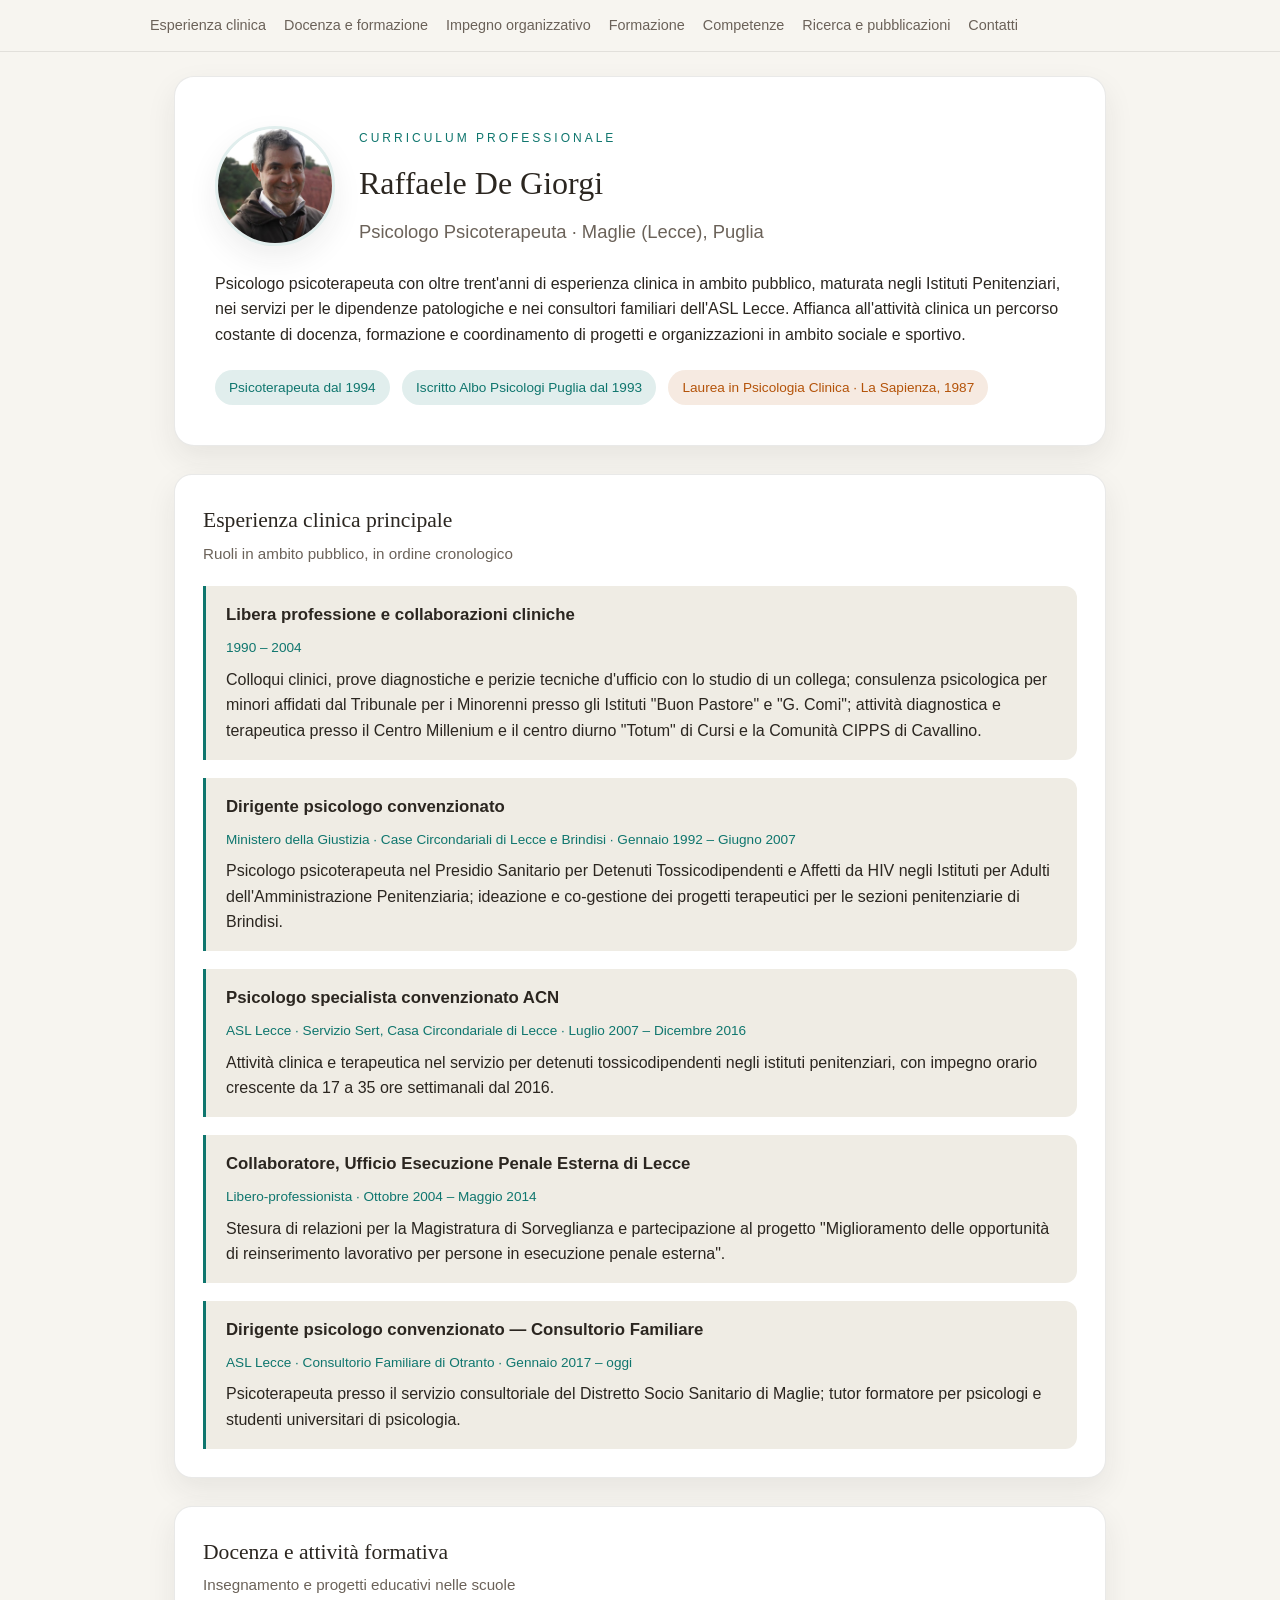
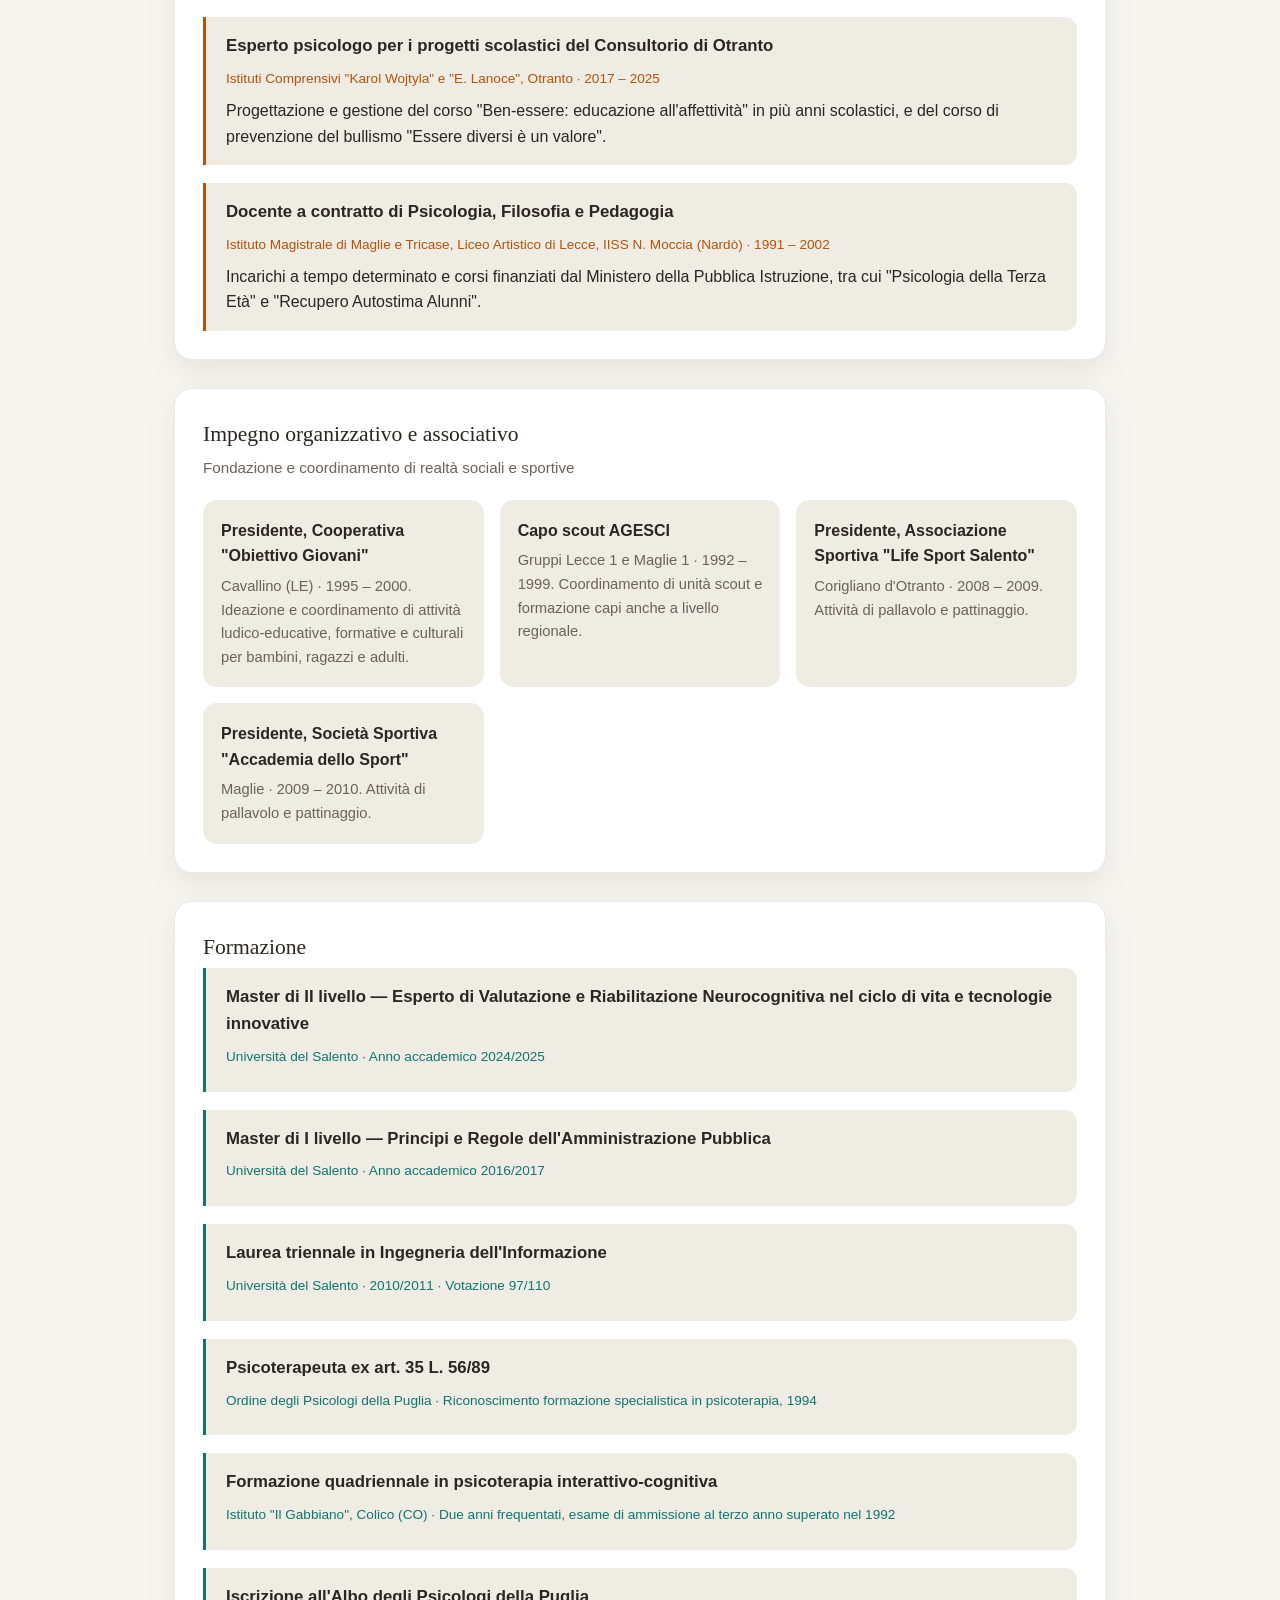
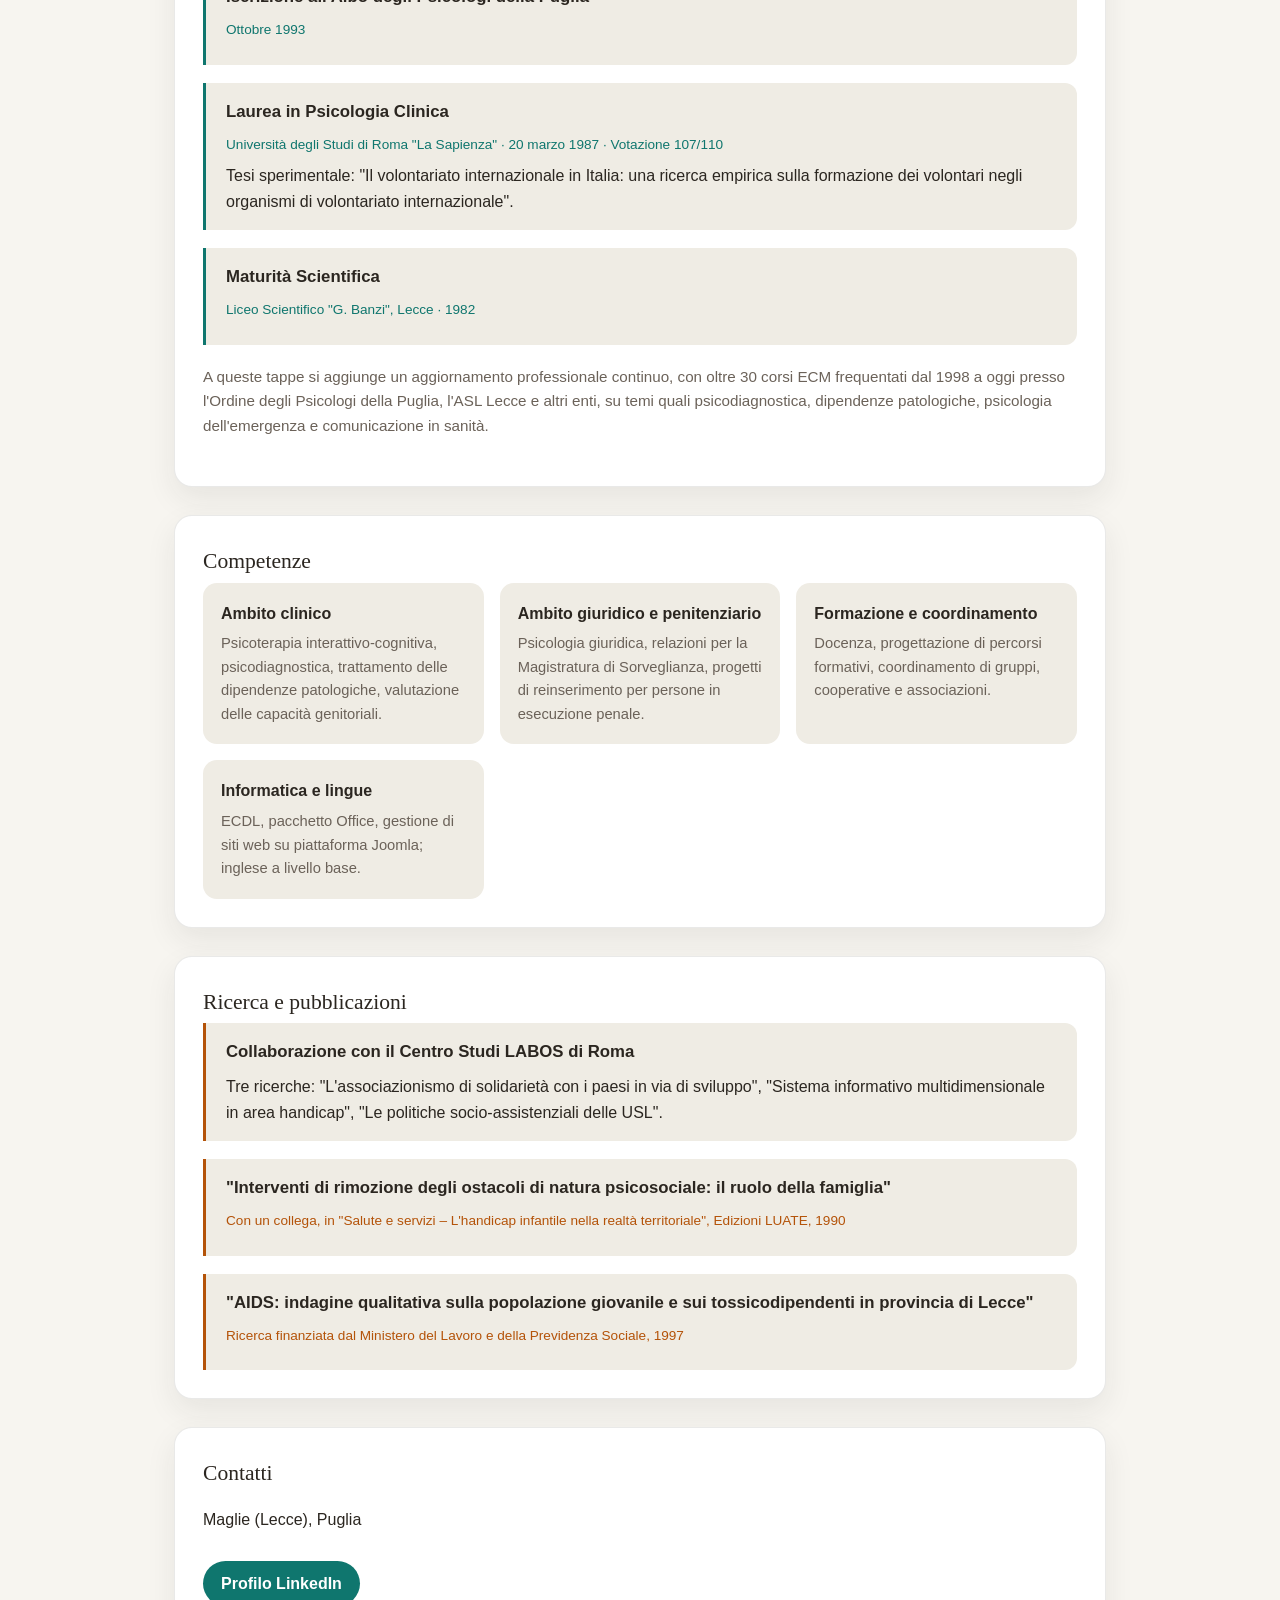
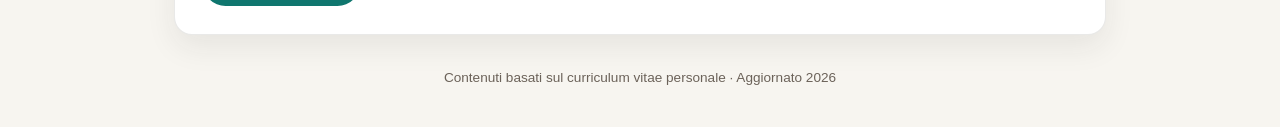
<file: docs/index.html>
<!DOCTYPE html>
<html lang="it">
<head>
  <meta charset="UTF-8" />
  <meta name="viewport" content="width=device-width, initial-scale=1.0" />
  <title>Raffaele De Giorgi | Psicologo Psicoterapeuta</title>
  <link rel="stylesheet" href="styles.css" />
</head>
<body>
  <nav class="topnav">
    <div class="topnav-inner">
      <a href="#esperienza">Esperienza clinica</a>
      <a href="#docenza">Docenza e formazione</a>
      <a href="#organizzazione">Impegno organizzativo</a>
      <a href="#formazione">Formazione</a>
      <a href="#competenze">Competenze</a>
      <a href="#ricerca">Ricerca e pubblicazioni</a>
      <a href="#contatti">Contatti</a>
    </div>
  </nav>

  <div class="container">
    <header class="hero">
      <div class="hero-top">
        <img class="avatar" src="foto-profilo.jpg" alt="Foto di Raffaele De Giorgi" />
        <div>
          <p class="eyebrow">Curriculum professionale</p>
          <h1>Raffaele De Giorgi</h1>
          <h2>Psicologo Psicoterapeuta · Maglie (Lecce), Puglia</h2>
        </div>
      </div>
      <p>
        Psicologo psicoterapeuta con oltre trent'anni di esperienza clinica in ambito pubblico,
        maturata negli Istituti Penitenziari, nei servizi per le dipendenze patologiche e nei
        consultori familiari dell'ASL Lecce. Affianca all'attività clinica un percorso costante di
        docenza, formazione e coordinamento di progetti e organizzazioni in ambito sociale e sportivo.
      </p>
      <div>
        <span class="chip">Psicoterapeuta dal 1994</span>
        <span class="chip">Iscritto Albo Psicologi Puglia dal 1993</span>
        <span class="chip alt">Laurea in Psicologia Clinica · La Sapienza, 1987</span>
      </div>
    </header>

    <section id="esperienza">
      <h3>Esperienza clinica principale</h3>
      <p class="section-sub">Ruoli in ambito pubblico, in ordine cronologico</p>
      <div class="timeline">
        <div class="entry">
          <h4>Libera professione e collaborazioni cliniche</h4>
          <p class="meta">1990 – 2004</p>
          <p>
            Colloqui clinici, prove diagnostiche e perizie tecniche d'ufficio con lo studio di un 
            collega; consulenza psicologica per minori affidati dal Tribunale
            per i Minorenni presso gli Istituti "Buon Pastore" e "G. Comi"; attività diagnostica e
            terapeutica presso il Centro Millenium e il centro diurno "Totum" di Cursi e la
            Comunità CIPPS di Cavallino.
          </p>
        </div>
        <div class="entry">
          <h4>Dirigente psicologo convenzionato</h4>
          <p class="meta">Ministero della Giustizia · Case Circondariali di Lecce e Brindisi · Gennaio 1992 – Giugno 2007</p>
          <p>
            Psicologo psicoterapeuta nel Presidio Sanitario per Detenuti Tossicodipendenti e
            Affetti da HIV negli Istituti per Adulti dell'Amministrazione Penitenziaria; ideazione
            e co-gestione dei progetti terapeutici per le sezioni penitenziarie di Brindisi.
          </p>
        </div>
        <div class="entry">
          <h4>Psicologo specialista convenzionato ACN</h4>
          <p class="meta">ASL Lecce · Servizio Sert, Casa Circondariale di Lecce · Luglio 2007 – Dicembre 2016</p>
          <p>
            Attività clinica e terapeutica nel servizio per detenuti tossicodipendenti negli
            istituti penitenziari, con impegno orario crescente da 17 a 35 ore settimanali dal 2016.
          </p>
        </div>
        <div class="entry">
          <h4>Collaboratore, Ufficio Esecuzione Penale Esterna di Lecce</h4>
          <p class="meta">Libero-professionista · Ottobre 2004 – Maggio 2014</p>
          <p>
            Stesura di relazioni per la Magistratura di Sorveglianza e partecipazione al progetto
            "Miglioramento delle opportunità di reinserimento lavorativo per persone in esecuzione
            penale esterna".
          </p>
        </div>
        <div class="entry">
          <h4>Dirigente psicologo convenzionato — Consultorio Familiare</h4>
          <p class="meta">ASL Lecce · Consultorio Familiare di Otranto · Gennaio 2017 – oggi</p>
          <p>
            Psicoterapeuta presso il servizio consultoriale del Distretto Socio Sanitario di
            Maglie; tutor formatore per psicologi e studenti universitari di psicologia.
          </p>
        </div>
      </div>
    </section>

    <section id="docenza">
      <h3>Docenza e attività formativa</h3>
      <p class="section-sub">Insegnamento e progetti educativi nelle scuole</p>
      <div class="timeline">
        <div class="entry alt">
          <h4>Esperto psicologo per i progetti scolastici del Consultorio di Otranto</h4>
          <p class="meta">Istituti Comprensivi "Karol Wojtyla" e "E. Lanoce", Otranto · 2017 – 2025</p>
          <p>
            Progettazione e gestione del corso "Ben-essere: educazione all'affettività" in più
            anni scolastici, e del corso di prevenzione del bullismo "Essere diversi è un valore".
          </p>
        </div>
        <div class="entry alt">
          <h4>Docente a contratto di Psicologia, Filosofia e Pedagogia</h4>
          <p class="meta">Istituto Magistrale di Maglie e Tricase, Liceo Artistico di Lecce, IISS N. Moccia (Nardò) · 1991 – 2002</p>
          <p>
            Incarichi a tempo determinato e corsi finanziati dal Ministero della Pubblica
            Istruzione, tra cui "Psicologia della Terza Età" e "Recupero Autostima Alunni".
          </p>
        </div>
      </div>
    </section>

    <section id="organizzazione">
      <h3>Impegno organizzativo e associativo</h3>
      <p class="section-sub">Fondazione e coordinamento di realtà sociali e sportive</p>
      <div class="grid">
        <div class="card">
          <h4>Presidente, Cooperativa "Obiettivo Giovani"</h4>
          <p>Cavallino (LE) · 1995 – 2000. Ideazione e coordinamento di attività ludico-educative, formative e culturali per bambini, ragazzi e adulti.</p>
        </div>
        <div class="card">
          <h4>Capo scout AGESCI</h4>
          <p>Gruppi Lecce 1 e Maglie 1 · 1992 – 1999. Coordinamento di unità scout e formazione capi anche a livello regionale.</p>
        </div>
        <div class="card">
          <h4>Presidente, Associazione Sportiva "Life Sport Salento"</h4>
          <p>Corigliano d'Otranto · 2008 – 2009. Attività di pallavolo e pattinaggio.</p>
        </div>
        <div class="card">
          <h4>Presidente, Società Sportiva "Accademia dello Sport"</h4>
          <p>Maglie · 2009 – 2010. Attività di pallavolo e pattinaggio.</p>
        </div>
      </div>
    </section>

    <section id="formazione">
      <h3>Formazione</h3>
      <div class="timeline">
        <div class="entry">
          <h4>Master di II livello — Esperto di Valutazione e Riabilitazione Neurocognitiva nel ciclo di vita e tecnologie innovative</h4>
          <p class="meta">Università del Salento · Anno accademico 2024/2025</p>
        </div>
        <div class="entry">
          <h4>Master di I livello — Principi e Regole dell'Amministrazione Pubblica</h4>
          <p class="meta">Università del Salento · Anno accademico 2016/2017</p>
        </div>
        <div class="entry">
          <h4>Laurea triennale in Ingegneria dell'Informazione</h4>
          <p class="meta">Università del Salento · 2010/2011 · Votazione 97/110</p>
        </div>
        <div class="entry">
          <h4>Psicoterapeuta ex art. 35 L. 56/89</h4>
          <p class="meta">Ordine degli Psicologi della Puglia · Riconoscimento formazione specialistica in psicoterapia, 1994</p>
        </div>
        <div class="entry">
          <h4>Formazione quadriennale in psicoterapia interattivo-cognitiva</h4>
          <p class="meta">Istituto "Il Gabbiano", Colico (CO) · Due anni frequentati, esame di ammissione al terzo anno superato nel 1992</p>
        </div>
        <div class="entry">
          <h4>Iscrizione all'Albo degli Psicologi della Puglia</h4>
          <p class="meta">Ottobre 1993</p>
        </div>
        <div class="entry">
          <h4>Laurea in Psicologia Clinica</h4>
          <p class="meta">Università degli Studi di Roma "La Sapienza" · 20 marzo 1987 · Votazione 107/110</p>
          <p>
            Tesi sperimentale: "Il volontariato internazionale in Italia: una ricerca empirica
            sulla formazione dei volontari negli organismi di volontariato internazionale".
          </p>
        </div>
        <div class="entry">
          <h4>Maturità Scientifica</h4>
          <p class="meta">Liceo Scientifico "G. Banzi", Lecce · 1982</p>
        </div>
      </div>
      <p class="section-sub" style="margin-top: 20px;">
        A queste tappe si aggiunge un aggiornamento professionale continuo, con oltre 30 corsi
        ECM frequentati dal 1998 a oggi presso l'Ordine degli Psicologi della Puglia, l'ASL Lecce
        e altri enti, su temi quali psicodiagnostica, dipendenze patologiche, psicologia
        dell'emergenza e comunicazione in sanità.
      </p>
    </section>

    <section id="competenze">
      <h3>Competenze</h3>
      <div class="grid">
        <div class="card">
          <h4>Ambito clinico</h4>
          <p>Psicoterapia interattivo-cognitiva, psicodiagnostica, trattamento delle dipendenze patologiche, valutazione delle capacità genitoriali.</p>
        </div>
        <div class="card">
          <h4>Ambito giuridico e penitenziario</h4>
          <p>Psicologia giuridica, relazioni per la Magistratura di Sorveglianza, progetti di reinserimento per persone in esecuzione penale.</p>
        </div>
        <div class="card">
          <h4>Formazione e coordinamento</h4>
          <p>Docenza, progettazione di percorsi formativi, coordinamento di gruppi, cooperative e associazioni.</p>
        </div>
        <div class="card">
          <h4>Informatica e lingue</h4>
          <p>ECDL, pacchetto Office, gestione di siti web su piattaforma Joomla; inglese a livello base.</p>
        </div>
      </div>
    </section>

    <section id="ricerca">
      <h3>Ricerca e pubblicazioni</h3>
      <div class="timeline">
        <div class="entry alt">
          <h4>Collaborazione con il Centro Studi LABOS di Roma</h4>
          <p>Tre ricerche: "L'associazionismo di solidarietà con i paesi in via di sviluppo", "Sistema informativo multidimensionale in area handicap", "Le politiche socio-assistenziali delle USL".</p>
        </div>
        <div class="entry alt">
          <h4>"Interventi di rimozione degli ostacoli di natura psicosociale: il ruolo della famiglia"</h4>
          <p class="meta">Con un collega, in "Salute e servizi – L'handicap infantile nella realtà territoriale", Edizioni LUATE, 1990</p>
        </div>
        <div class="entry alt">
          <h4>"AIDS: indagine qualitativa sulla popolazione giovanile e sui tossicodipendenti in provincia di Lecce"</h4>
          <p class="meta">Ricerca finanziata dal Ministero del Lavoro e della Previdenza Sociale, 1997</p>
        </div>
      </div>
    </section>

    <section id="contatti">
      <h3>Contatti</h3>
      <p>Maglie (Lecce), Puglia</p>
      <a class="btn" href="https://www.linkedin.com/in/raffaele-de-giorgi-b37600104" target="_blank" rel="noopener">Profilo LinkedIn</a>
    </section>

    <footer>
      <p>Contenuti basati sul curriculum vitae personale · Aggiornato <span id="year"></span></p>
    </footer>
  </div>

  <script src="app.js"></script>
</body>
</html>
</file>
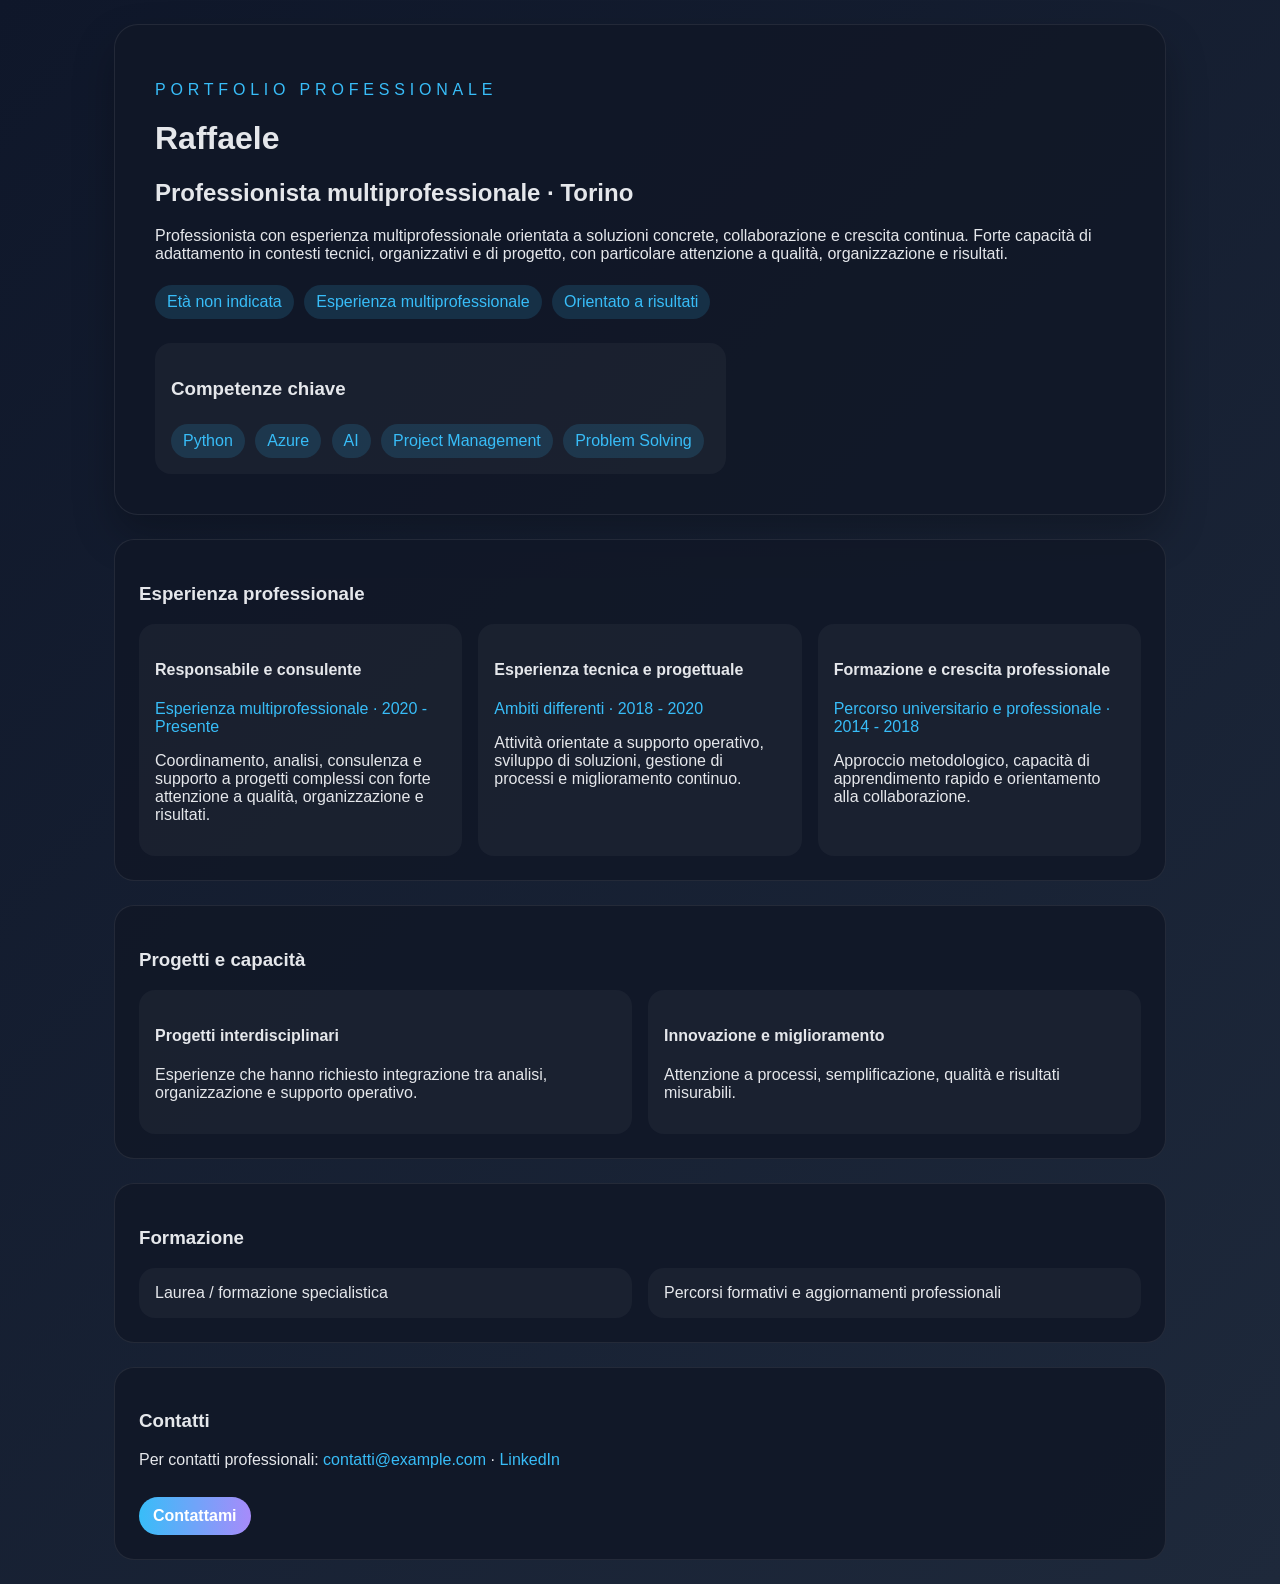
<file: portfolio_output/index.html>
<!DOCTYPE html>
<html lang="it">
<head>
  <meta charset="UTF-8" />
  <meta name="viewport" content="width=device-width, initial-scale=1.0" />
  <title>Portfolio professionale</title>
  <style>
    :root { --bg: #0f172a; --card: #111827; --text: #e5e7eb; --muted: #94a3b8; --accent: #38bdf8; --accent2: #a78bfa; }
    * { box-sizing: border-box; }
    body { margin: 0; font-family: Arial, sans-serif; background: linear-gradient(135deg, var(--bg), #1e293b); color: var(--text); }
    a { color: var(--accent); text-decoration: none; }
    .container { max-width: 1100px; margin: 0 auto; padding: 24px; }
    header { background: rgba(17,24,39,0.9); border: 1px solid rgba(255,255,255,0.08); border-radius: 24px; padding: 40px; box-shadow: 0 20px 40px rgba(0,0,0,0.25); }
    .hero { display: flex; justify-content: space-between; gap: 24px; align-items: center; flex-wrap: wrap; }
    .chip { display: inline-block; padding: 8px 12px; border-radius: 999px; background: rgba(56,189,248,0.15); color: var(--accent); margin: 6px 6px 0 0; }
    section { margin-top: 24px; background: rgba(17,24,39,0.9); border: 1px solid rgba(255,255,255,0.08); border-radius: 20px; padding: 24px; }
    .grid { display: grid; grid-template-columns: repeat(auto-fit, minmax(240px, 1fr)); gap: 16px; }
    .card { background: rgba(255,255,255,0.04); padding: 16px; border-radius: 16px; }
    ul { padding-left: 18px; }
    .btn { display: inline-block; margin-top: 12px; padding: 10px 14px; border-radius: 999px; background: linear-gradient(90deg, var(--accent), var(--accent2)); color: white; font-weight: bold; }
    @media (max-width: 700px) { header, section { padding: 20px; } }
  </style>
</head>
<body>
  <div class="container">
    <header>
      <div class="hero">
        <div>
          <p style="text-transform: uppercase; letter-spacing: 0.3em; color: var(--accent); margin-bottom: 8px;">Portfolio professionale</p>
          <h1>Raffaele</h1>
          <h2>Professionista multiprofessionale · Torino</h2>
          <p>Professionista con esperienza multiprofessionale orientata a soluzioni concrete, collaborazione e crescita continua. Forte capacità di adattamento in contesti tecnici, organizzativi e di progetto, con particolare attenzione a qualità, organizzazione e risultati.</p>
          <div>
            <span class="chip">Età non indicata</span>
            <span class="chip">Esperienza multiprofessionale</span>
            <span class="chip">Orientato a risultati</span>
          </div>
        </div>
        <div class="card" style="min-width: 220px;">
          <h3>Competenze chiave</h3>
          <span class="chip">Python</span>
          <span class="chip">Azure</span>
          <span class="chip">AI</span>
          <span class="chip">Project Management</span>
          <span class="chip">Problem Solving</span>
        </div>
      </div>
    </header>

    <section>
      <h3>Esperienza professionale</h3>
      <div class="grid">
        <div class="card">
          <h4>Responsabile e consulente</h4>
          <p style="color: var(--accent); margin: 4px 0;">Esperienza multiprofessionale · 2020 - Presente</p>
          <p>Coordinamento, analisi, consulenza e supporto a progetti complessi con forte attenzione a qualità, organizzazione e risultati.</p>
        </div>
        <div class="card">
          <h4>Esperienza tecnica e progettuale</h4>
          <p style="color: var(--accent); margin: 4px 0;">Ambiti differenti · 2018 - 2020</p>
          <p>Attività orientate a supporto operativo, sviluppo di soluzioni, gestione di processi e miglioramento continuo.</p>
        </div>
        <div class="card">
          <h4>Formazione e crescita professionale</h4>
          <p style="color: var(--accent); margin: 4px 0;">Percorso universitario e professionale · 2014 - 2018</p>
          <p>Approccio metodologico, capacità di apprendimento rapido e orientamento alla collaborazione.</p>
        </div>
      </div>
    </section>

    <section>
      <h3>Progetti e capacità</h3>
      <div class="grid">
        <div class="card">
          <h4>Progetti interdisciplinari</h4>
          <p>Esperienze che hanno richiesto integrazione tra analisi, organizzazione e supporto operativo.</p>
        </div>
        <div class="card">
          <h4>Innovazione e miglioramento</h4>
          <p>Attenzione a processi, semplificazione, qualità e risultati misurabili.</p>
        </div>
      </div>
    </section>

    <section>
      <h3>Formazione</h3>
      <div class="grid">
        <div class="card">Laurea / formazione specialistica</div>
        <div class="card">Percorsi formativi e aggiornamenti professionali</div>
      </div>
    </section>

    <section>
      <h3>Contatti</h3>
      <p>Per contatti professionali: <a href="mailto:contatti@example.com">contatti@example.com</a> · <a href="https://www.linkedin.com/" target="_blank">LinkedIn</a></p>
      <a class="btn" href="mailto:contatti@example.com">Contattami</a>
    </section>
  </div>
</body>
</html>
</file>
<file: docs/styles.css>
:root {
  --bg: #f7f5f0;
  --bg-alt: #efece4;
  --card: #ffffff;
  --text: #2b2620;
  --muted: #6b6259;
  --accent: #0f766e;
  --accent-soft: rgba(15, 118, 110, 0.12);
  --accent2: #b45309;
  --accent2-soft: rgba(180, 83, 9, 0.12);
  --border: rgba(43, 38, 32, 0.1);
  --shadow: 0 12px 30px rgba(43, 38, 32, 0.08);
}

* {
  box-sizing: border-box;
}

body {
  margin: 0;
  font-family: "Segoe UI", -apple-system, BlinkMacSystemFont, "Helvetica Neue", Arial, sans-serif;
  background: var(--bg);
  color: var(--text);
  line-height: 1.6;
}

h1, h2, h3, h4 {
  font-family: Georgia, "Times New Roman", serif;
  font-weight: normal;
  margin: 0 0 8px;
}

a {
  color: var(--accent);
}

.container {
  max-width: 980px;
  margin: 0 auto;
  padding: 24px;
}

nav.topnav {
  position: sticky;
  top: 0;
  z-index: 100;
  padding: 14px 24px;
  background: rgba(247, 245, 240, 0.92);
  backdrop-filter: blur(6px);
  border-bottom: 1px solid var(--border);
  font-size: 0.9rem;
}

.topnav-inner {
  display: flex;
  flex-wrap: wrap;
  gap: 4px 18px;
  max-width: 980px;
  margin: 0 auto;
}

nav.topnav a {
  color: var(--muted);
  text-decoration: none;
}

nav.topnav a:hover {
  color: var(--accent);
}

header.hero {
  background: var(--card);
  border: 1px solid var(--border);
  border-radius: 20px;
  padding: 40px;
  box-shadow: var(--shadow);
}

.hero-top {
  display: flex;
  align-items: center;
  gap: 24px;
  flex-wrap: wrap;
  margin-bottom: 16px;
}

.avatar {
  width: 120px;
  height: 120px;
  border-radius: 50%;
  object-fit: cover;
  border: 3px solid var(--accent-soft);
  box-shadow: var(--shadow);
}

.eyebrow {
  text-transform: uppercase;
  letter-spacing: 0.25em;
  color: var(--accent);
  font-size: 0.75rem;
  margin-bottom: 10px;
}

.hero h2 {
  color: var(--muted);
  font-size: 1.15rem;
  font-family: inherit;
}

.chip {
  display: inline-block;
  padding: 7px 14px;
  border-radius: 999px;
  background: var(--accent-soft);
  color: var(--accent);
  margin: 6px 8px 0 0;
  font-size: 0.85rem;
}

.chip.alt {
  background: var(--accent2-soft);
  color: var(--accent2);
}

section {
  margin-top: 28px;
  background: var(--card);
  border: 1px solid var(--border);
  border-radius: 18px;
  padding: 28px;
  box-shadow: var(--shadow);
}

section h3 {
  font-size: 1.35rem;
  margin-bottom: 4px;
}

section .section-sub {
  color: var(--muted);
  margin-top: 0;
  margin-bottom: 20px;
  font-size: 0.95rem;
}

.timeline {
  display: flex;
  flex-direction: column;
  gap: 18px;
}

.entry {
  padding: 16px 20px;
  border-left: 3px solid var(--accent);
  background: var(--bg-alt);
  border-radius: 0 12px 12px 0;
}

.entry.alt {
  border-left-color: var(--accent2);
}

.entry h4 {
  font-size: 1.05rem;
  font-family: inherit;
  font-weight: 600;
}

.entry .meta {
  color: var(--accent);
  font-size: 0.85rem;
  margin: 2px 0 8px;
}

.entry.alt .meta {
  color: var(--accent2);
}

.entry p {
  margin: 0;
  color: var(--text);
}

.grid {
  display: grid;
  grid-template-columns: repeat(auto-fit, minmax(230px, 1fr));
  gap: 16px;
}

.card {
  background: var(--bg-alt);
  padding: 18px;
  border-radius: 14px;
}

.card h4 {
  font-size: 1rem;
  font-family: inherit;
  font-weight: 600;
  margin-bottom: 6px;
}

.card p {
  margin: 0;
  color: var(--muted);
  font-size: 0.92rem;
}

ul {
  padding-left: 18px;
}

.btn {
  display: inline-block;
  margin-top: 12px;
  padding: 10px 18px;
  border-radius: 999px;
  background: var(--accent);
  color: #fff;
  font-weight: 600;
  text-decoration: none;
}

.btn:hover {
  background: #0b5c56;
}

footer {
  text-align: center;
  color: var(--muted);
  font-size: 0.85rem;
  margin: 32px 0 8px;
}

@media (max-width: 700px) {
  header.hero, section {
    padding: 22px;
  }
}
</file>
